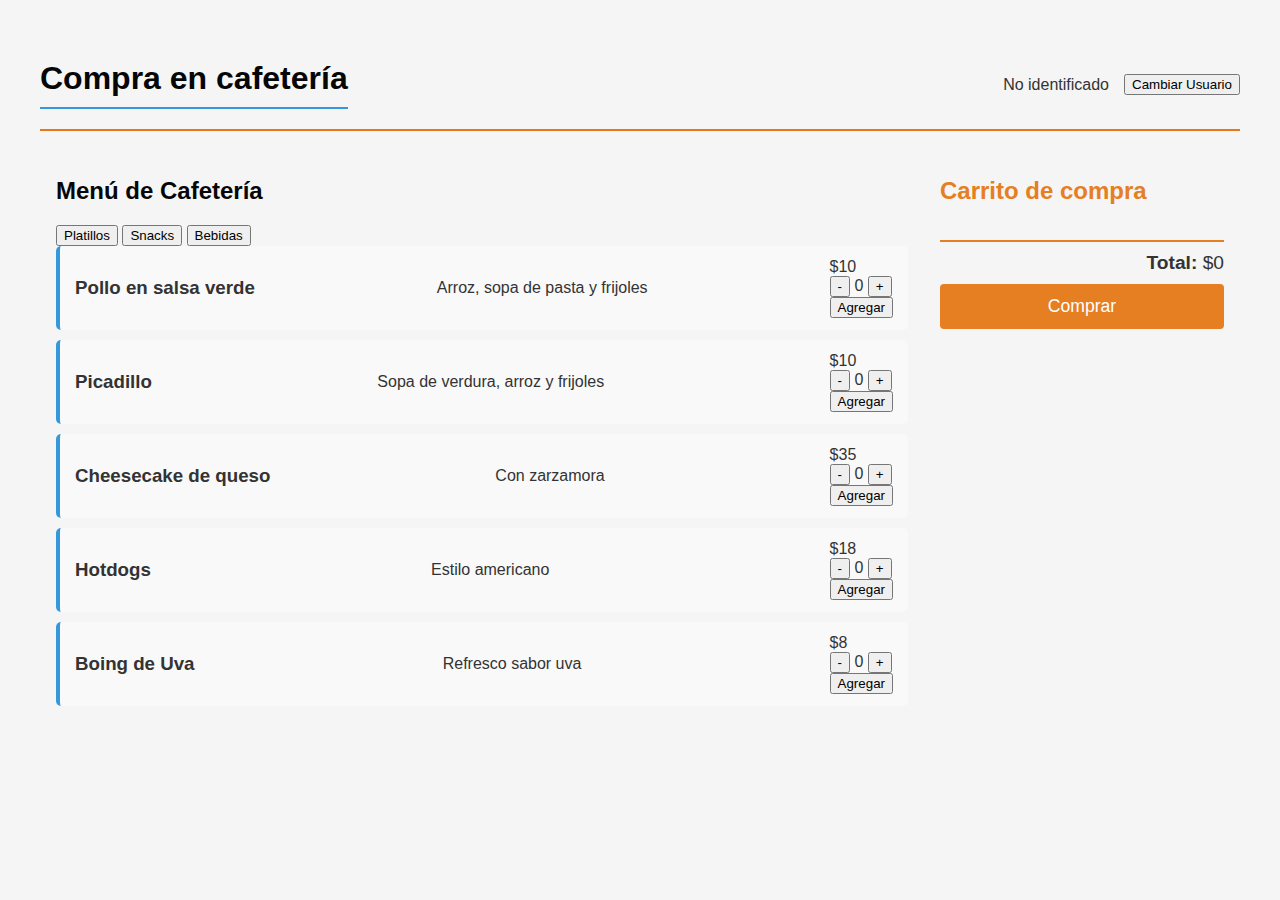
<file: Compras(Whole-Part)/VIEW/index.html>
<!DOCTYPE html>
<html lang="es">
<head>
    <meta charset="UTF-8">
    <meta name="viewport" content="width=device-width, initial-scale=1.0">
    <title>Sistema de Compras - Cafetería</title>
    <link rel="stylesheet" href="css/styles.css">
    <link rel="stylesheet" href="../../Menu(Bridge)/VIEW/css/styles.css">

</head>
<body>
    <div class="cafeteria-container">
        <header class="cafeteria-header">
            <h1>Compra en cafetería</h1>
            <div class="user-info">
                <span id="usuario-actual">No identificado</span>
                <button id="cambiar-usuario">Cambiar Usuario</button>
            </div>
        </header>

        <main class="cafeteria-main">
            <section class="menu-section">
                <h2>Menú de Cafetería</h2>
                
                <div class="menu-categories">
                    <button class="category-btn active" data-category="platillos">Platillos</button>
                    <button class="category-btn" data-category="snacks">Snacks</button>
                    <button class="category-btn" data-category="bebidas">Bebidas</button>
                </div>
                
                <div class="menu-items" id="platillos">
                    <div class="menu-item">
                        <h3>Pollo en salsa verde</h3>
                        <p class="item-description">Arroz, sopa de pasta y frijoles</p>
                        <div class="item-controls">
                            <span class="item-price">$10</span>
                            <div class="quantity-controls">
                                <button class="quantity-btn minus">-</button>
                                <span class="quantity">0</span>
                                <button class="quantity-btn plus">+</button>
                            </div>
                            <button class="add-btn">Agregar</button>
                        </div>
                    </div>
                    
                    <div class="menu-item">
                        <h3>Picadillo</h3>
                        <p class="item-description">Sopa de verdura, arroz y frijoles</p>
                        <div class="item-controls">
                            <span class="item-price">$10</span>
                            <div class="quantity-controls">
                                <button class="quantity-btn minus">-</button>
                                <span class="quantity">0</span>
                                <button class="quantity-btn plus">+</button>
                            </div>
                            <button class="add-btn">Agregar</button>
                        </div>
                    </div>
                </div>
                
                <div class="menu-items hidden" id="snacks">
                    <div class="menu-item">
                        <h3>Cheesecake de queso</h3>
                        <p class="item-description">Con zarzamora</p>
                        <div class="item-controls">
                            <span class="item-price">$35</span>
                            <div class="quantity-controls">
                                <button class="quantity-btn minus">-</button>
                                <span class="quantity">0</span>
                                <button class="quantity-btn plus">+</button>
                            </div>
                            <button class="add-btn">Agregar</button>
                        </div>
                    </div>
                    
                    <div class="menu-item">
                        <h3>Hotdogs</h3>
                        <p class="item-description">Estilo americano</p>
                        <div class="item-controls">
                            <span class="item-price">$18</span>
                            <div class="quantity-controls">
                                <button class="quantity-btn minus">-</button>
                                <span class="quantity">0</span>
                                <button class="quantity-btn plus">+</button>
                            </div>
                            <button class="add-btn">Agregar</button>
                        </div>
                    </div>
                </div>
                
                <div class="menu-items hidden" id="bebidas">
                    <div class="menu-item">
                        <h3>Boing de Uva</h3>
                        <p class="item-description">Refresco sabor uva</p>
                        <div class="item-controls">
                            <span class="item-price">$8</span>
                            <div class="quantity-controls">
                                <button class="quantity-btn minus">-</button>
                                <span class="quantity">0</span>
                                <button class="quantity-btn plus">+</button>
                            </div>
                            <button class="add-btn">Agregar</button>
                        </div>
                    </div>
                </div>
            </section>

            <aside class="cart-section">
                <h2>Carrito de compra</h2>
                <div class="cart-items">
                    <!-- Items agregados aparecerán aquí -->
                </div>
                <div class="cart-total">
                    <strong>Total:</strong> <span id="cart-total-amount">$0</span>
                </div>
                <button id="finalizar-compra-btn">Comprar</button>
            </aside>
        </main>
    </div>

    <!-- Modal de usuario -->
    <div id="modal-usuario" class="modal hidden">
        <div class="modal-content">
            <span class="close">&times;</span>
            <h3>Seleccionar Usuario</h3>
            <form id="form-usuario">
                <input type="text" id="usuario-id" placeholder="ID de Usuario" required>
                <button type="submit">Confirmar</button>
            </form>
        </div>
    </div>

    <!-- Modal de pago -->
    <div id="modal-pago" class="modal hidden">
        <div class="modal-content">
            <span class="close">&times;</span>
            <h3>Método de Pago</h3>
            <div class="payment-options">
                <button class="payment-btn" data-method="efectivo">Efectivo</button>
                <button class="payment-btn" data-method="tarjeta">Tarjeta</button>
                <button class="payment-btn" data-method="transferencia">Transferencia</button>
            </div>
        </div>
    </div>

    <script src="js/app.js"></script>

    <div id="appPro"></div>
    

    <script src="../../Inventario(Builder)/SERVICES/Insumo.js"></script>
    <script src="../../Inventario(Builder)/SERVICES/Inventario.js"></script>
    <script src="../../Inventario(Builder)/SERVICES/ConstructorInventario.js"></script>
    <script src="../../Inventario(Builder)/SERVICES/CreaInsumoComida.js"></script>
    <script src="../../Inventario(Builder)/SERVICES/CreaInsumoBarraFria.js"></script>

    <script src="../../Inventario(Builder)/MODEL/Gestor_Inventario.js"></script>
    <script src="../../Inventario(Builder)/CONTROLLER/Controlador_Inventario.js"></script>

    <script src="../../Menu(Bridge)/MODEL/IMenu_Platillo.js"></script>
    <script src="../../Menu(Bridge)/MODEL/IMenu_Alimento.js"></script>
    <script src="../../Menu(Bridge)/MODEL/Implementador_Menu.js"></script>
    <script src="../../Menu(Bridge)/MODEL/Abstraccion_Menu.js"></script>

    <script src="../../Menu(Bridge)/MODEL/Menu.js"></script>
    <script src="../../Menu(Bridge)/SERVICES/MenuInventoryService.js"></script>

    <script src="../../Menu(Bridge)/CONTROLLER/Controlador_Menu.js"></script>

    <script src="../../Menu(Bridge)/VIEW/menuView.js"></script>
    <script>
        document.addEventListener('DOMContentLoaded', () => {
            const menuView = new MenuView('productos');
            menuView.render();
        });
    </script>
</body>
</html>
</file>
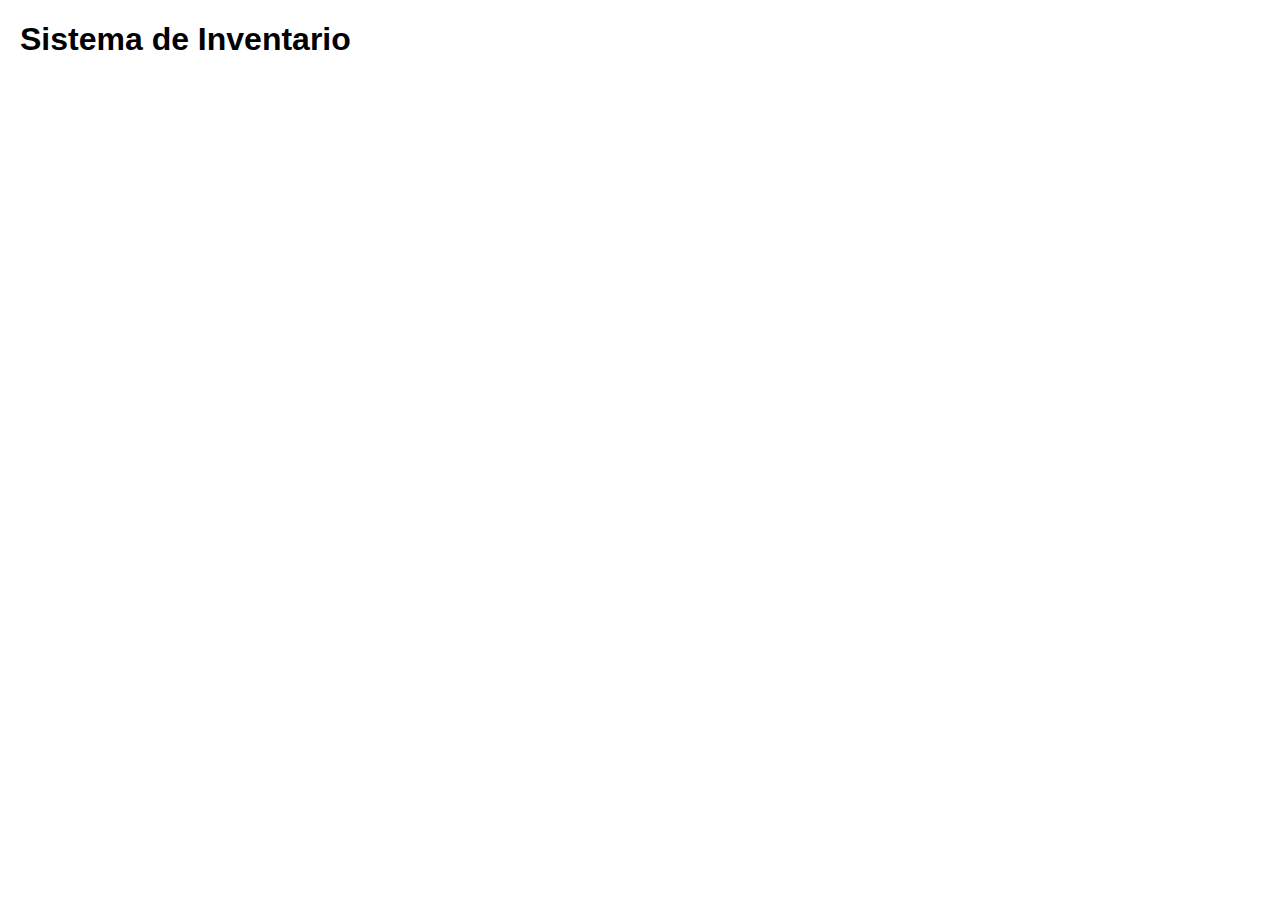
<file: Inventario(Builder)/VIEW/index.html>
<!DOCTYPE html>
<html lang="es">
<head>
    <meta charset="UTF-8">
    <meta name="viewport" content="width=device-width, initial-scale=1.0">
    <title>Sistema de Inventario</title>
    <style>
        body { font-family: Arial, sans-serif; margin: 20px; }
        form { margin-bottom: 20px; padding: 20px; background: #f5f5f5; border-radius: 5px; }
        input, select, button { padding: 8px; margin-right: 10px; }
        ul { list-style-type: none; padding: 0; }
        li { padding: 8px; margin-bottom: 5px; background: #eee; border-radius: 3px; }
    </style>
</head>
<body>
    <h1>Sistema de Inventario</h1>
    
    <!-- La vista se insertará aquí automáticamente -->
    
    <script src="../SERVICES/Insumo.js"></script>
    <script src="../SERVICES/Inventario.js"></script>
    <script src="../SERVICES/CreaInsumoComida.js"></script>
    <script src="../SERVICES/CreaInsumoBarraFria.js"></script>
    <script src="../SERVICES/ConstructorInventario.js"></script>
    <script src="../MODEL/Gestor_Inventario.js"></script>
    <script src="../CONTROLLER/Controlador_Inventario.js"></script>
    <script src="inventarioView.js"></script>
    
    <script>
        // Inicializar la aplicación
        document.addEventListener('DOMContentLoaded', () => {
            const controlador = new ControladorInventario();
            new InventarioView(controlador);
        });
    </script>
</body>
</html>
</file>
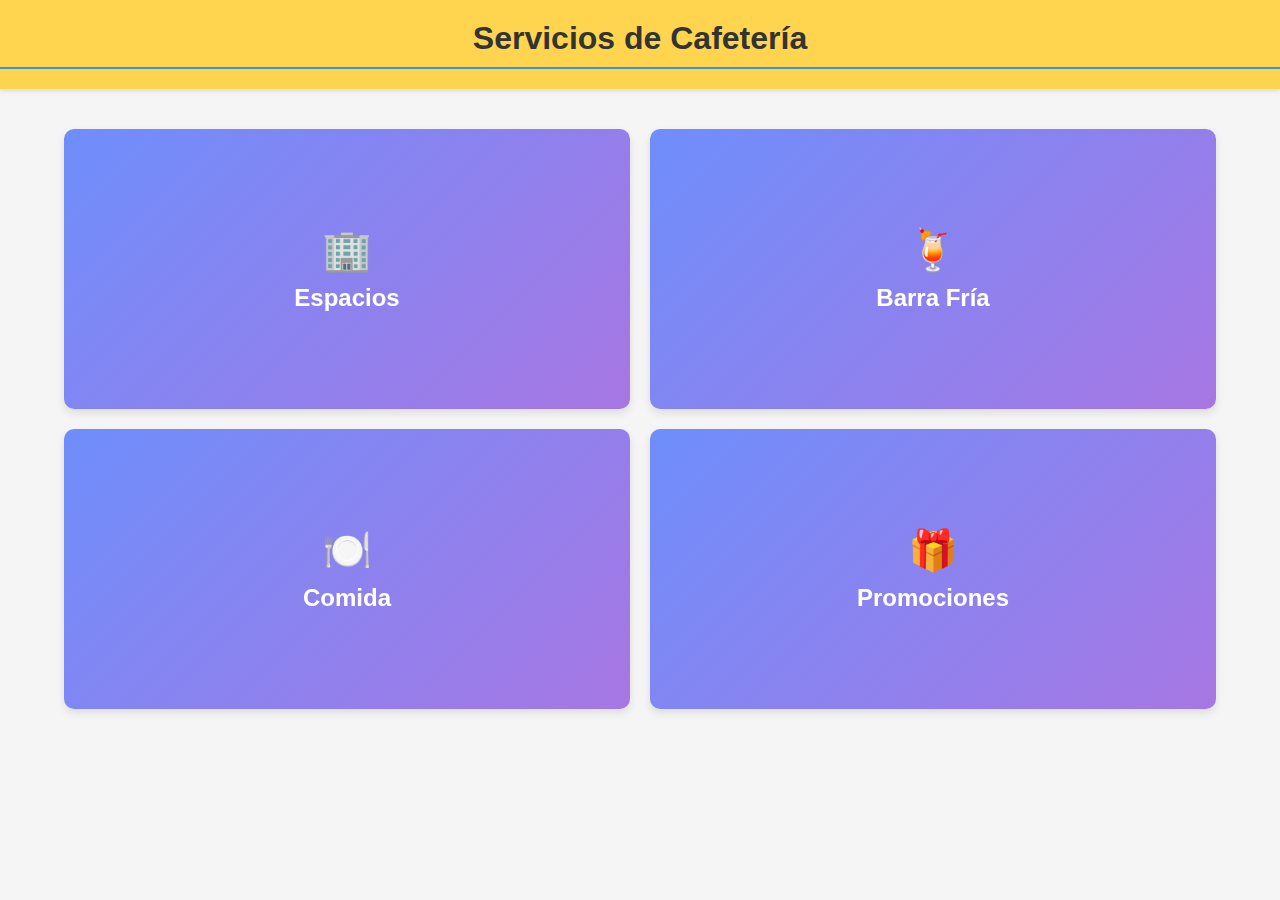
<file: Servicios(Decorator)/VIEW/index.html>
<!DOCTYPE html>
<html lang="es">
<head>
    <meta charset="UTF-8">
    <meta name="viewport" content="width=device-width, initial-scale=1.0">
    <title>Servicios de Cafetería</title>
    <link rel="stylesheet" href="../../Menu(Bridge)/VIEW/css/styles.css">
    <style>
        body {
            font-family: Arial, sans-serif;
            background-color: #f5f5f5;
            margin: 0;
            padding: 0;
        }
        .header {
            background-color: #FFD54F;
            width: 100%;
            padding: 20px 0;
            text-align: center;
            box-shadow: 0 2px 5px rgba(0,0,0,0.1);
        }
        .header h1 {
            color: #333;
            margin: 0;
        }
        .servicios-grid {
            display: grid;
            grid-template-columns: repeat(2, 1fr);
            gap: 20px;
            max-width: 90%;
            margin: 20px auto;
            padding: 20px;
        }
        .servicio-card {
            background: white;
            border-radius: 10px;
            box-shadow: 0 4px 8px rgba(0,0,0,0.1);
            height: 280px;
            perspective: 1000px;
            cursor: pointer;
            transition: transform 0.6s;
            transform-style: preserve-3d;
            position: relative;
        }
        .card-front, .card-back {
            position: absolute;
            width: 100%;
            height: 100%;
            backface-visibility: hidden;
            display: flex;
            flex-direction: column;
            justify-content: center;
            align-items: center;
            padding: 20px;
            box-sizing: border-box;
            border-radius: 10px;
        }
        .card-front {
            background: linear-gradient(135deg, #6e8efb, #a777e3);
            color: white;
        }
        .card-back {
            background: white;
            transform: rotateY(180deg);
            overflow-y: auto;
        }
        .servicio-icon {
            font-size: 40px;
            margin-bottom: 10px;
        }
        .servicio-title {
            font-size: 24px;
            font-weight: bold;
            margin: 0;
        }
        .asientos-grid {
            display: grid;
            grid-template-columns: repeat(8, 30px);
            gap: 5px;
            margin: 15px 0;
        }
        .asiento {
            width: 30px;
            height: 30px;
            background-color: #4CAF50;
            color: white;
            display: flex;
            justify-content: center;
            align-items: center;
            border-radius: 4px;
            font-size: 12px;
        }
        .promocion-item {
            margin-bottom: 15px;
            padding-bottom: 15px;
            border-bottom: 1px solid #eee;
        }
        .promocion-item:last-child {
            border-bottom: none;
        }
        .btn-volver {
            margin-top: 15px;
            padding: 8px 16px;
            background-color: #6e8efb;
            color: white;
            border: none;
            border-radius: 4px;
            cursor: pointer;
        }
        .modal {
            display: none;
            position: fixed;
            top: 0;
            left: 0;
            width: 100%;
            height: 100%;
            background-color: rgba(0,0,0,0.5);
            justify-content: center;
            align-items: center;
            z-index: 1000;
        }
        .modal-content {
            background-color: white;
            padding: 20px;
            border-radius: 10px;
            max-width: 500px;
            width: 90%;
            max-height: 80vh;
            overflow-y: auto;
        }
        .menu-item {
            padding: 10px;
            margin: 5px 0;
            background-color: #f9f9f9;
            border-radius: 4px;
        }
        .platillo {
            border-left: 4px solid #4CAF50;
        }
        .alimento {
            border-left: 4px solid #2196F3;
        }
    </style>
</head>
<body>
    <div class="header">
        <h1>Servicios de Cafetería</h1>
    </div>
    
    <div class="servicios-grid" id="servicios-container"></div>

    <!-- Modal para espacios -->
    <div class="modal" id="modal-espacios">
        <div class="modal-content">
            <h2>Selecciona tu(s) asiento(s)</h2>
            <div class="asientos-grid" id="asientos-container"></div>
            <button class="btn-volver" id="btn-volver-espacios">Volver</button>
        </div>
    </div>

    <!-- Contenedores para los menús -->
    <!--
    <div id="menu-platillos" style="display: none;"></div>
    <div id="menu-alimentos" style="display: none;"></div>
    -->
    
    <div id="appAli"></div>
    <div id="appPla"></div>
    

    <!-- Scripts del módulo de Menú -->
    
    <script src="../../Inventario(Builder)/SERVICES/Insumo.js"></script>
    <script src="../../Inventario(Builder)/SERVICES/Inventario.js"></script>
    <script src="../../Inventario(Builder)/SERVICES/ConstructorInventario.js"></script>
    <script src="../../Inventario(Builder)/SERVICES/CreaInsumoComida.js"></script>
    <script src="../../Inventario(Builder)/SERVICES/CreaInsumoBarraFria.js"></script>
    <script src="../../Inventario(Builder)/MODEL/Gestor_Inventario.js"></script>
    <script src="../../Inventario(Builder)/CONTROLLER/Controlador_Inventario.js"></script>
    <script src="../../Menu(Bridge)/MODEL/IMenu_Platillo.js"></script>
    <script src="../../Menu(Bridge)/MODEL/IMenu_Alimento.js"></script>
    <script src="../../Menu(Bridge)/MODEL/Implementador_Menu.js"></script>
    <script src="../../Menu(Bridge)/MODEL/Abstraccion_Menu.js"></script>
    <script src="../../Menu(Bridge)/MODEL/Menu.js"></script>
    <script src="../../Menu(Bridge)/SERVICES/MenuInventoryService.js"></script>
    <script src="../../Menu(Bridge)/CONTROLLER/Controlador_Menu.js"></script>
    <script src="../../Menu(Bridge)/VIEW/menuView.js"></script>
    <script>
        document.addEventListener('DOMContentLoaded', () => {
            const menuView = new MenuView('alimentos');
            menuView.render();
        });
    </script>
    <script>
        document.addEventListener('DOMContentLoaded', () => {
            const menuView = new MenuView('platillos');
            menuView.render();
        });
    </script>

    <!-- Scripts del módulo de Servicios -->
    <script src="../MODEL/IServicios.js"></script>
    <script src="../MODEL/Servicios.js"></script>
    <script src="../MODEL/DecoradorServicios.js"></script>
    <script src="../MODEL/Decorador_Espacio.js"></script>
    <script src="../MODEL/Decorador_BarraFria.js"></script>
    <script src="../MODEL/Decorador_Comida.js"></script>
    <script src="../MODEL/Decorador_Promocion.js"></script>
    <script src="../CONTROLLER/Controlador_Servicios.js"></script>
    <script src="servicioView_2.js"></script>
</body>
</html>
</file>
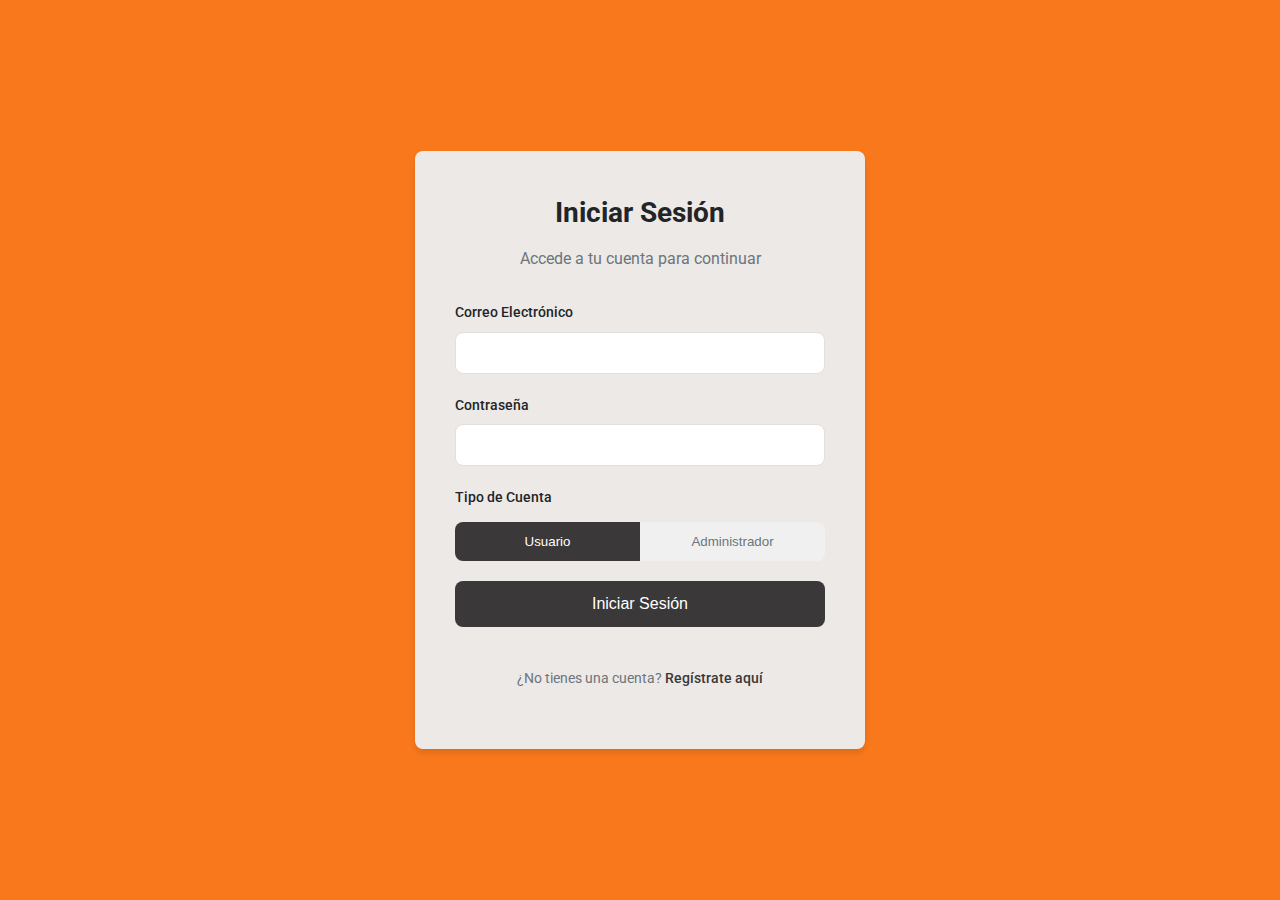
<file: Autenticacion-Cuentas(AbstractFactory)/VIEW/Login.html>
<!DOCTYPE html>
<html lang="es">
<head>
    <meta charset="UTF-8">
    <meta name="viewport" content="width=device-width, initial-scale=1.0">
    <title>Iniciar Sesión | Sistema de Autenticación</title>
    <link rel="stylesheet" href="styles.css">
    <link href="https://fonts.googleapis.com/css2?family=Roboto:wght@300;400;500;700&display=swap" rel="stylesheet">
</head>
<body>
    <div class="auth-container">
        <div class="auth-header">
            <h1>Iniciar Sesión</h1>
            <p>Accede a tu cuenta para continuar</p>
        </div>

        <form id="loginForm" class="auth-form">
            <div class="form-group">
                <label for="email">Correo Electrónico</label>
                <input type="email" id="email" name="email" required>
            </div>
            
            <div class="form-group">
                <label for="password">Contraseña</label>
                <input type="password" id="password" name="password" required>
            </div>

            <div class="form-group">
                <label for="accountType">Tipo de Cuenta</label>
                <div class="account-type-selector">
                    <button type="button" class="account-type-btn active" data-type="usuario">Usuario</button>
                    <button type="button" class="account-type-btn" data-type="administrador">Administrador</button>
                </div>
            </div>

            <button type="submit" class="btn btn-primary" id="loginBtn">
                <span class="btn-text">Iniciar Sesión</span>
                <span class="btn-loader" style="display: none;"></span>
            </button>

            <div class="auth-footer">
                <p>¿No tienes una cuenta? <a href="registro.html" class="auth-link">Regístrate aquí</a></p>
            </div>
        </form>

        <div id="messageContainer" class="message-container"></div>
    </div>
    
    <script src="../../Servicios(Decorator)/MODEL/Servicios.js"></script>

    <script src="../../Servicios(Decorator)/MODEL/IServicios.js"></script>
    <script src="../../Servicios(Decorator)/MODEL/DecoradorServicios.js"></script>

    <script src="../../Servicios(Decorator)/MODEL/Decorador_Promocion.js"></script>
    <script src="../../Servicios(Decorator)/MODEL/Decorador_Espacio.js"></script>

    <script src="../../Servicios(Decorator)/MODEL/Decorador_BarraFria.js"></script>
    <script src="../../Servicios(Decorator)/CONTROLLER/Controlador_Servicios.js"></script>

    <script src="auth.js" type="module"></script>

    <script>
    document.getElementById('loginForm').addEventListener('submit', async function(e) {
        e.preventDefault();
      
        const email = document.getElementById('email').value;
        const password = document.getElementById('password').value;
      
        if (email === 'giomendoz20@gmail.com' && password === '080124') {
          window.location.href = '../../Servicios(Decorator)/VIEW/index.html';
        } else {
          document.getElementById('messageContainer').textContent = 'Credenciales incorrectas';
        }
      });
      </script>
</body>
</html>
</file>
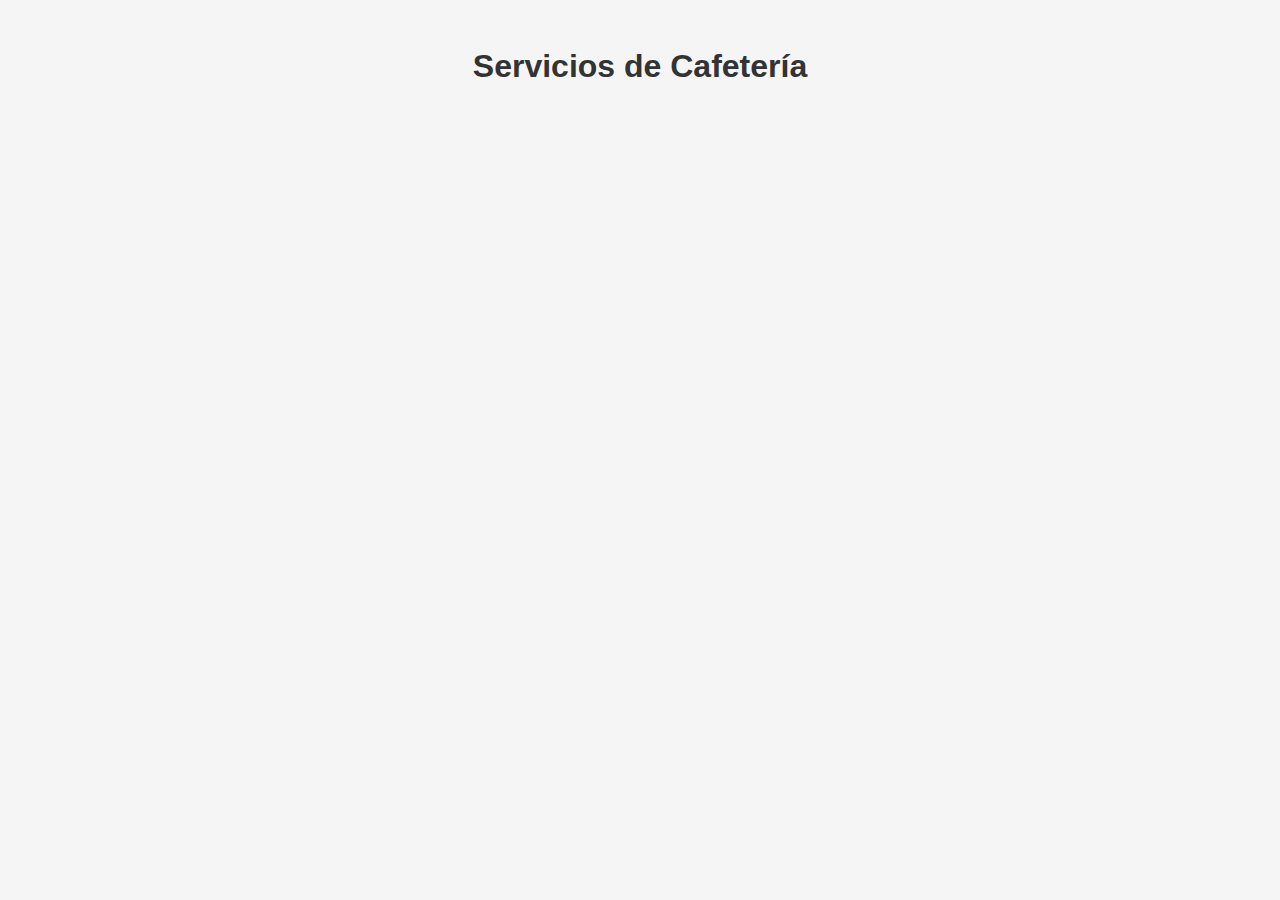
<file: Servicios(Decorator)/VIEW/index_1.html>
<!DOCTYPE html>
<html lang="es">
<head>
    <meta charset="UTF-8">
    <meta name="viewport" content="width=device-width, initial-scale=1.0">
    <title>Servicios de Cafetería</title>
    <style>
        body {
            font-family: Arial, sans-serif;
            line-height: 1.6;
            margin: 0;
            padding: 20px;
            background-color: #f5f5f5;
        }
        h1 {
            color: #333;
            text-align: center;
        }
        .servicios-container {
            max-width: 800px;
            margin: 0 auto;
        }
        .servicio {
            background: white;
            margin-bottom: 20px;
            padding: 20px;
            border-radius: 5px;
            box-shadow: 0 2px 5px rgba(0,0,0,0.1);
        }
        .servicio h3 {
            margin-top: 0;
            color: #2c3e50;
        }
        .servicio p {
            margin-bottom: 5px;
        }
    </style>
</head>
<body>
    <h1>Servicios de Cafetería</h1>
    <div id="servicios-container"></div>

    <script src="../MODEL/IServicios.js"></script>
    <script src="../MODEL/Servicios.js"></script>
    <script src="../MODEL/DecoradorServicios.js"></script>
    <script src="../MODEL/Decorador_Espacio.js"></script>
    <script src="../MODEL/Decorador_BarraFria.js"></script>
    <script src="../MODEL/Decorador_Comida.js"></script>
    <script src="../MODEL/Decorador_Promocion.js"></script>
    <script src="../CONTROLLER/Controlador_Servicios.js"></script>
    <script src="servicioView_1.js"></script>
    
    <script>
        document.addEventListener('DOMContentLoaded', () => {
            const serviciosView = new ServiciosView();
            serviciosView.render();
        });
    </script>
</body>
</html>
</file>
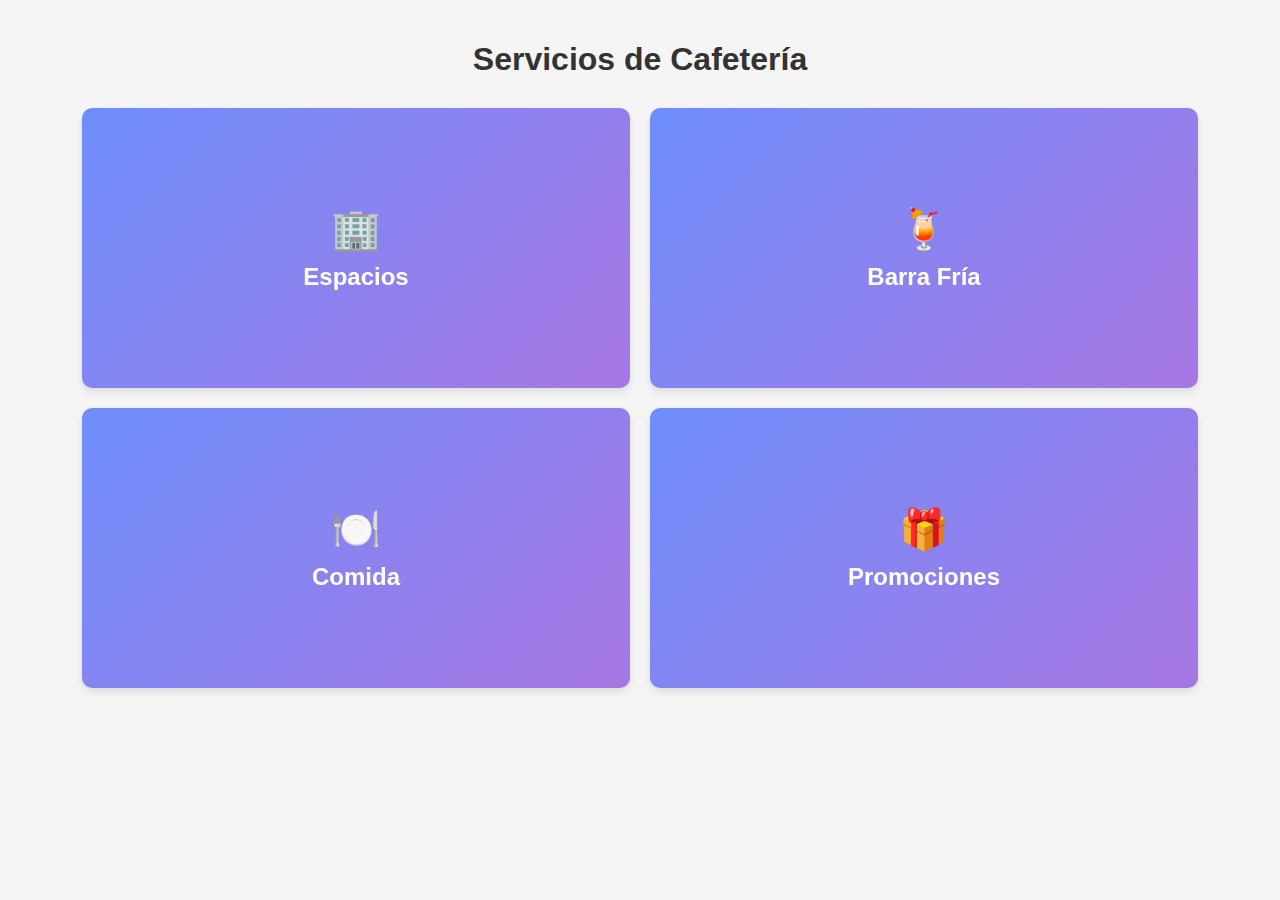
<file: Servicios(Decorator)/VIEW/index_2.html>
<!DOCTYPE html>
<html lang="es">
<head>
    <meta charset="UTF-8">
    <meta name="viewport" content="width=device-width, initial-scale=1.0">
    <title>Servicios de Cafetería</title>
    <style>
        body {
            font-family: Arial, sans-serif;
            background-color: #f5f5f5;
            margin: 0;
            padding: 20px;
        }
        h1 {
            color: #333;
            text-align: center;
            margin-bottom: 30px;
        }
        .servicios-grid {
            display: grid;
            grid-template-columns: repeat(2, 1fr);
            gap: 20px;
            max-width: 90%;
            margin: 0 auto;
        }
        .servicio-card {
            background: white;
            border-radius: 10px;
            box-shadow: 0 4px 8px rgba(0,0,0,0.1);
            height: 280px;
            perspective: 1000px;
            cursor: pointer;
            transition: transform 0.6s;
            transform-style: preserve-3d;
            position: relative;
        }
        .servicio-card.flipped {
            transform: rotateY(180deg);
        }
        .card-front, .card-back {
            position: absolute;
            width: 100%;
            height: 100%;
            backface-visibility: hidden;
            display: flex;
            flex-direction: column;
            justify-content: center;
            align-items: center;
            padding: 20px;
            box-sizing: border-box;
            border-radius: 10px;
        }
        .card-front {
            background: linear-gradient(135deg, #6e8efb, #a777e3);
            color: white;
        }
        .card-back {
            background: white;
            transform: rotateY(180deg);
            overflow-y: auto;
        }
        .servicio-icon {
            font-size: 40px;
            margin-bottom: 10px;
        }
        .servicio-title {
            font-size: 24px;
            font-weight: bold;
            margin: 0;
        }
        .asientos-grid {
            display: grid;
            grid-template-columns: repeat(8, 30px);
            gap: 5px;
            margin: 15px 0;
        }
        .asiento {
            width: 30px;
            height: 30px;
            background-color: #4CAF50;
            color: white;
            display: flex;
            justify-content: center;
            align-items: center;
            border-radius: 4px;
            font-size: 12px;
        }
        .promocion-item {
            margin-bottom: 15px;
            padding-bottom: 15px;
            border-bottom: 1px solid #eee;
        }
        .promocion-item:last-child {
            border-bottom: none;
        }
        .btn-volver {
            margin-top: 15px;
            padding: 8px 16px;
            background-color: #6e8efb;
            color: white;
            border: none;
            border-radius: 4px;
            cursor: pointer;
        }
        .modal {
            display: none;
            position: fixed;
            top: 0;
            left: 0;
            width: 100%;
            height: 100%;
            background-color: rgba(0,0,0,0.5);
            justify-content: center;
            align-items: center;
            z-index: 1000;
        }
        .modal-content {
            background-color: white;
            padding: 20px;
            border-radius: 10px;
            max-width: 500px;
            width: 90%;
            max-height: 80vh;
            overflow-y: auto;
        }
    </style>
</head>
<body>
    <h1>Servicios de Cafetería</h1>
    <div class="servicios-grid" id="servicios-container"></div>

    <!-- Modal para espacios -->
    <div class="modal" id="modal-espacios">
        <div class="modal-content">
            <h2>Selecciona tu(s) asiento(s)</h2>
            <div class="asientos-grid" id="asientos-container"></div>
            <button class="btn-volver" id="btn-volver-espacios">Volver</button>
        </div>
    </div>

    <script src="../MODEL/IServicios.js"></script>
    <script src="../MODEL/Servicios.js"></script>
    <script src="../MODEL/DecoradorServicios.js"></script>
    <script src="../MODEL/Decorador_Espacio.js"></script>
    <script src="../MODEL/Decorador_BarraFria.js"></script>
    <script src="../MODEL/Decorador_Comida.js"></script>
    <script src="../MODEL/Decorador_Promocion.js"></script>
    <script src="../CONTROLLER/Controlador_Servicios.js"></script>
    <script src="servicioView_2.js"></script>
</body>
</html>
</file>
<file: Compras(Whole-Part)/VIEW/css/styles.css>
/* Estilos generales */
body {
    font-family: 'Arial', sans-serif;
    margin: 0;
    padding: 0;
    background-color: #f9781c;
    color: #333;
}

.cafeteria-container {
    max-width: 1200px;
    margin: 0 auto;
    padding: 20px;
}

.cafeteria-header {
    display: flex;
    justify-content: space-between;
    align-items: center;
    padding: 20px 0;
    margin-bottom: 30px;
    border-bottom: 2px solid #e77816;
}

.cafeteria-header h1 {
    color: #060606;
    margin: 0;
}

.user-info {
    display: flex;
    align-items: center;
    gap: 15px;
}

/* Layout principal */
.cafeteria-main {
    display: flex;
    justify-content: space-between;
    align-items: flex-start;
    gap: 2rem;
    padding: 1rem;
}

/* Sección del menú */
.menu-section {
    flex: 3; /* Ocupa más espacio si se desea */
}

.menu-section h2 {
    color: #060606;
    margin-top: 0;
    margin-bottom: 20px;
}

#appPro {
    width: 100%;
    display: flex;
    flex-direction: column;
    gap: 1rem;
}

/* Estilos para las tarjetas de producto */
.product-card {
    border: 1px solid #eee;
    padding: 15px;
    margin-bottom: 15px;
    border-radius: 8px;
    display: flex;
    justify-content: space-between;
    align-items: center;
}

.product-info {
    flex: 1;
}

.product-name {
    font-weight: bold;
    margin: 0 0 5px 0;
}

.product-description {
    color: #666;
    font-size: 0.9em;
    margin: 0 0 10px 0;
}

.product-price {
    font-weight: bold;
    color: #e67e22;
}

.quantity-selector {
    display: flex;
    align-items: center;
    gap: 5px;
}

.quantity-selector input {
    width: 50px;
    text-align: center;
    padding: 5px;
    border: 1px solid #ddd;
    border-radius: 4px;
}

.add-to-cart {
    background-color: #2ecc71;
    color: white;
    border: none;
    padding: 8px 15px;
    border-radius: 4px;
    cursor: pointer;
    transition: background-color 0.3s;
}

.add-to-cart:hover {
    background-color: #27ae60;
}

/* Carrito de compras */
.cart-section {
    flex: 1;
    
}

.cart-section h2 {
    color: #e67e22;
    margin-top: 0;
}

.cart-items {
    max-height: 400px;
    overflow-y: auto;
    margin: 15px 0;
}

.cart-item {
    display: flex;
    justify-content: space-between;
    align-items: center;
    padding: 10px 0;
    border-bottom: 1px solid #eee;
}

.cart-item-name {
    flex: 2;
}

.cart-item-quantity {
    flex: 1;
    text-align: center;
}

.cart-item-price {
    flex: 1;
    text-align: right;
}

.remove-item {
    background: none;
    border: none;
    color: #e74c3c;
    font-size: 1.2em;
    cursor: pointer;
    margin-left: 10px;
}

.cart-total {
    text-align: right;
    font-size: 1.2em;
    padding: 10px 0;
    border-top: 2px solid #e67e22;
    margin-top: 10px;
}

#finalizar-compra-btn {
    width: 100%;
    padding: 12px;
    font-size: 1.1em;
    background-color: #e67e22;
    color: white;
    border: none;
    border-radius: 4px;
    cursor: pointer;
    transition: background-color 0.3s;
}

#finalizar-compra-btn:hover {
    background-color: #d35400;
}

/* Modal de pago */
.modal {
    display: none;
    position: fixed;
    z-index: 1;
    left: 0;
    top: 0;
    width: 100%;
    height: 100%;
    overflow: auto;
    background-color: rgba(0,0,0,0.4);
}

.modal-content {
    background-color: #fefefe;
    margin: 15% auto;
    padding: 20px;
    border: 1px solid #888;
    width: 80%;
    max-width: 500px;
    border-radius: 8px;
    position: relative;
}

.close {
    position: absolute;
    right: 20px;
    top: 10px;
    color: #aaa;
    font-size: 28px;
    font-weight: bold;
    cursor: pointer;
}

.close:hover {
    color: black;
}

.payment-options {
    display: flex;
    flex-direction: column;
    gap: 10px;
    margin-top: 20px;
}

.payment-btn {
    padding: 12px;
    font-size: 1em;
    background-color: #3498db;
    color: white;
    border: none;
    border-radius: 4px;
    cursor: pointer;
}

.payment-btn:hover {
    background-color: #2980b9;
}
</file>
<file: Menu(Bridge)/VIEW/css/styles.css>
/* styles.css */
body {
    font-family: 'Arial', sans-serif;
    margin: 0;
    padding: 20px;
    background-color: #f5f5f5;
    color: #333;
}

.menu-container {
    max-width: 800px;
    margin: 0 auto;
    background: white;
    padding: 20px;
    border-radius: 8px;
    box-shadow: 0 2px 10px rgba(0, 0, 0, 0.1);
}

h1 {
    color: #2c3e50;
    text-align: center;
    margin-bottom: 20px;
    border-bottom: 2px solid #3498db;
    padding-bottom: 10px;
}

.menu-item {
    padding: 12px 15px;
    margin-bottom: 10px;
    border-radius: 5px;
    background-color: #f9f9f9;
    border-left: 4px solid #3498db;
    display: flex;
    justify-content: space-between;
    align-items: center;
}

.menu-item.platillo {
    border-left-color: #e74c3c;
}

.menu-item.snack {
    border-left-color: #f39c12;
}

.menu-item.bebida {
    border-left-color: #3498db;
}

.item-type {
    font-weight: bold;
    color: #7f8c8d;
    min-width: 80px;
    display: inline-block;
}

.comprar-btn, .item-btn {
    background-color: #2ecc71;
    color: white;
    border: none;
    padding: 10px 20px;
    border-radius: 5px;
    cursor: pointer;
    font-size: 16px;
    margin-top: 20px;
    display: block;
    width: 100%;
    transition: background-color 0.3s;
}

.comprar-btn:hover, .item-btn:hover {
    background-color: #27ae60;
}

.item-btn {
    background-color: #3498db;
    width: auto;
    padding: 5px 10px;
    font-size: 14px;
    margin-top: 0;
}

.item-btn:hover {
    background-color: #2980b9;
}
</file>
<file: Autenticacion-Cuentas(AbstractFactory)/VIEW/styles.css>
:root {
    --primary-color: #3a3838;
    --primary-dark: #000000;
    --secondary-color: #010101;
    --success-color: #4cc9f0;
    --error-color: #f72585;
    --light-color: #f8f9fa;
    --dark-color: #212529;
    --gray-color: #6c757d;
    --border-radius: 8px;
    --box-shadow: 0 4px 6px rgba(0, 0, 0, 0.1);
    --transition: all 0.3s ease;
}

* {
    margin: 0;
    padding: 0;
    box-sizing: border-box;
}

body {
    font-family: 'Roboto', sans-serif;
    background-color: #f9781c;
    color: var(--dark-color);
    line-height: 1.6;
    display: flex;
    justify-content: center;
    align-items: center;
    min-height: 100vh;
    padding: 20px;
}

.auth-container {
    background-color: rgb(237, 233, 230);
    border-radius: var(--border-radius);
    box-shadow: var(--box-shadow);
    width: 100%;
    max-width: 450px;
    padding: 40px;
    transition: var(--transition);
}

.auth-header {
    text-align: center;
    margin-bottom: 30px;
}

.auth-header h1 {
    font-size: 28px;
    font-weight: 700;
    color: var(--dark-color);
    margin-bottom: 10px;
}

.auth-header p {
    color: var(--gray-color);
    font-size: 16px;
}

.auth-form {
    display: flex;
    flex-direction: column;
    gap: 20px;
}

.form-group {
    display: flex;
    flex-direction: column;
    gap: 8px;
}

.form-group label {
    font-size: 14px;
    font-weight: 500;
    color: var(--dark-color);
}

.form-group input {
    padding: 12px 15px;
    border: 1px solid #e0e0e0;
    border-radius: var(--border-radius);
    font-size: 14px;
    transition: var(--transition);
}

.form-group input:focus {
    outline: none;
    border-color: var(--primary-color);
    box-shadow: 0 0 0 3px rgba(67, 97, 238, 0.1);
}

.account-type-selector {
    display: flex;
    border-radius: var(--border-radius);
    overflow: hidden;
    margin-top: 5px;
}

.account-type-btn {
    flex: 1;
    padding: 12px;
    border: none;
    background-color: #f0f0f0;
    color: var(--gray-color);
    font-weight: 500;
    cursor: pointer;
    transition: var(--transition);
    text-align: center;
}

.account-type-btn.active {
    background-color: var(--primary-color);
    color: white;
}

.btn {
    padding: 14px;
    border: none;
    border-radius: var(--border-radius);
    font-size: 16px;
    font-weight: 500;
    cursor: pointer;
    transition: var(--transition);
    display: flex;
    align-items: center;
    justify-content: center;
    gap: 10px;
}

.btn-primary {
    background-color: var(--primary-color);
    color: white;
}

.btn-primary:hover {
    background-color: var(--primary-dark);
}

.btn-loader {
    width: 20px;
    height: 20px;
    border: 3px solid rgba(255, 255, 255, 0.3);
    border-radius: 50%;
    border-top-color: white;
    animation: spin 1s ease-in-out infinite;
}

@keyframes spin {
    to { transform: rotate(360deg); }
}

.auth-footer {
    text-align: center;
    margin-top: 20px;
    font-size: 14px;
    color: var(--gray-color);
}

.auth-link {
    color: var(--primary-color);
    text-decoration: none;
    font-weight: 500;
}

.auth-link:hover {
    text-decoration: underline;
}

.message-container {
    margin-top: 20px;
}

.message {
    padding: 12px 15px;
    border-radius: var(--border-radius);
    font-size: 14px;
    margin-bottom: 10px;
    display: flex;
    align-items: center;
    gap: 10px;
}

.message.success {
    background-color: rgba(76, 201, 240, 0.1);
    color: #0a9396;
    border-left: 4px solid #0a9396;
}

.message.error {
    background-color: rgba(247, 37, 133, 0.1);
    color: var(--error-color);
    border-left: 4px solid var(--error-color);
}

/* Responsive Design */
@media (max-width: 480px) {
    .auth-container {
        padding: 30px 20px;
    }
}
</file>
